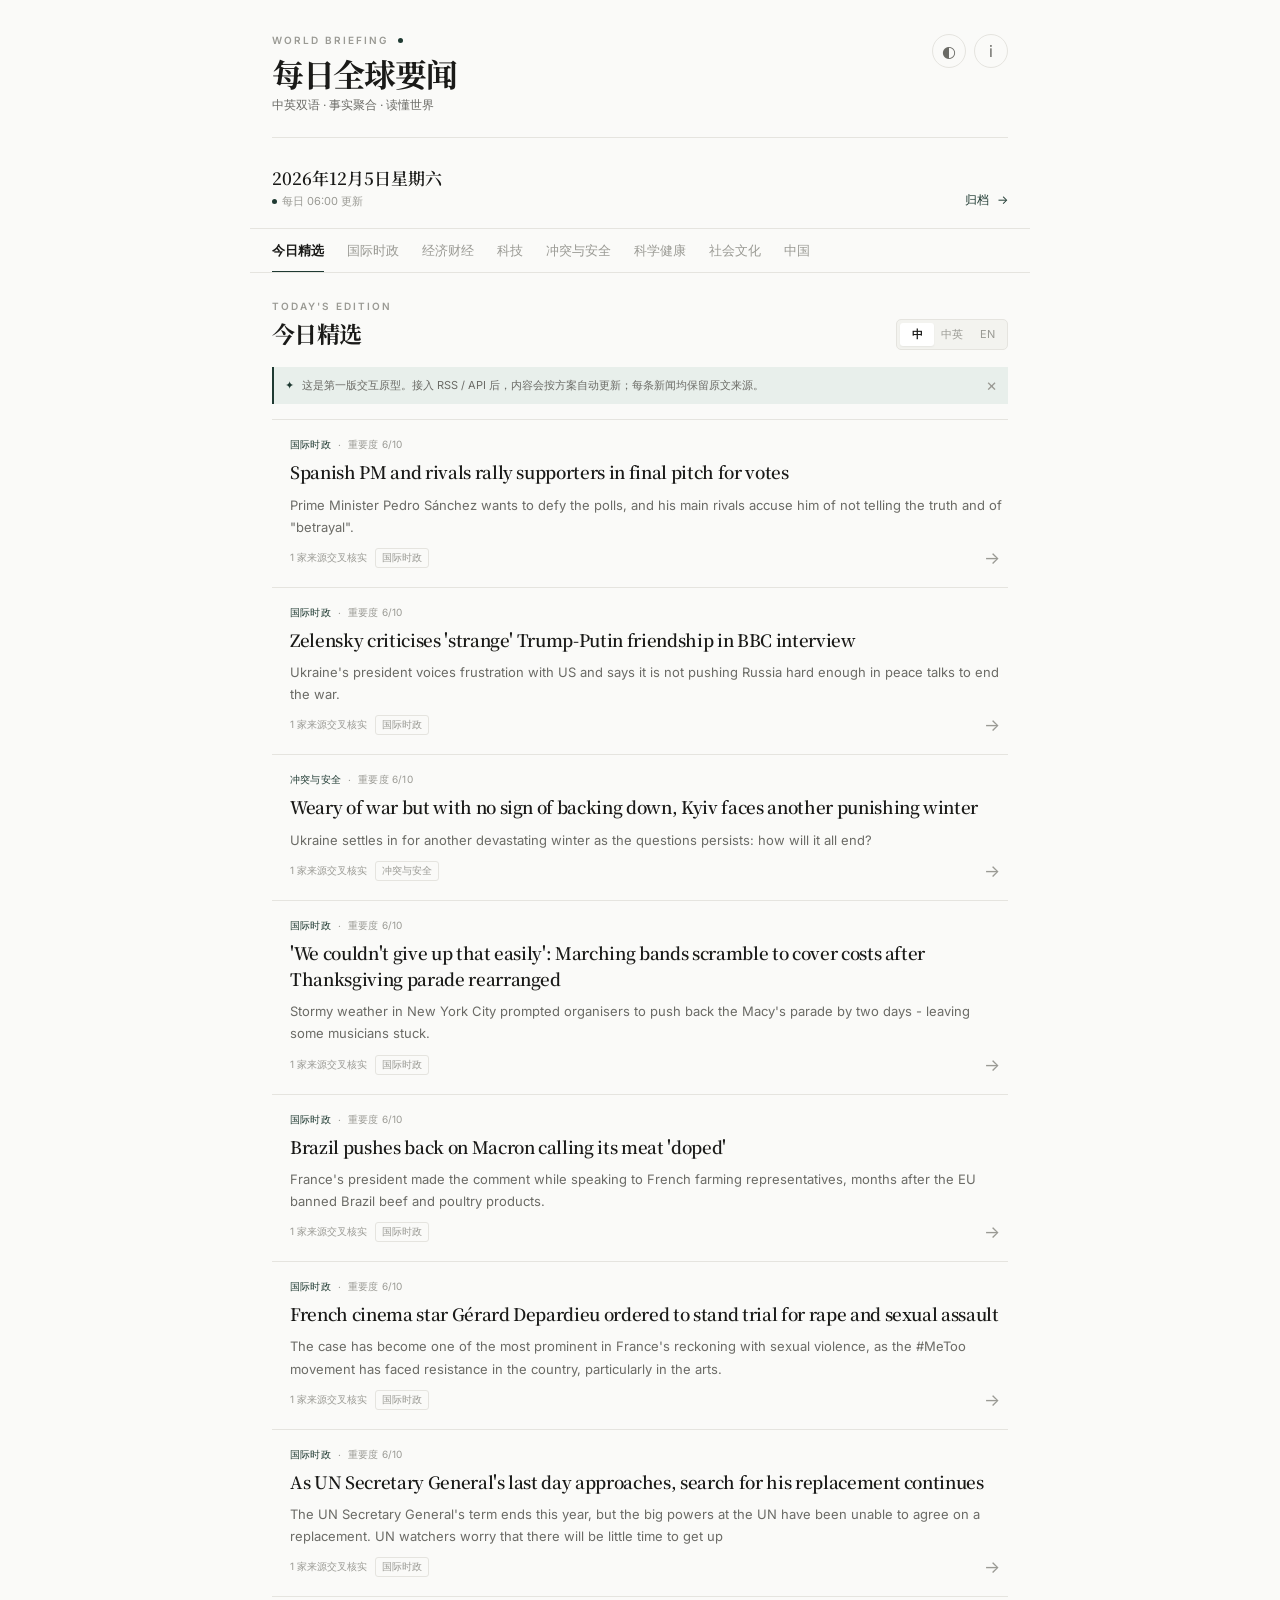
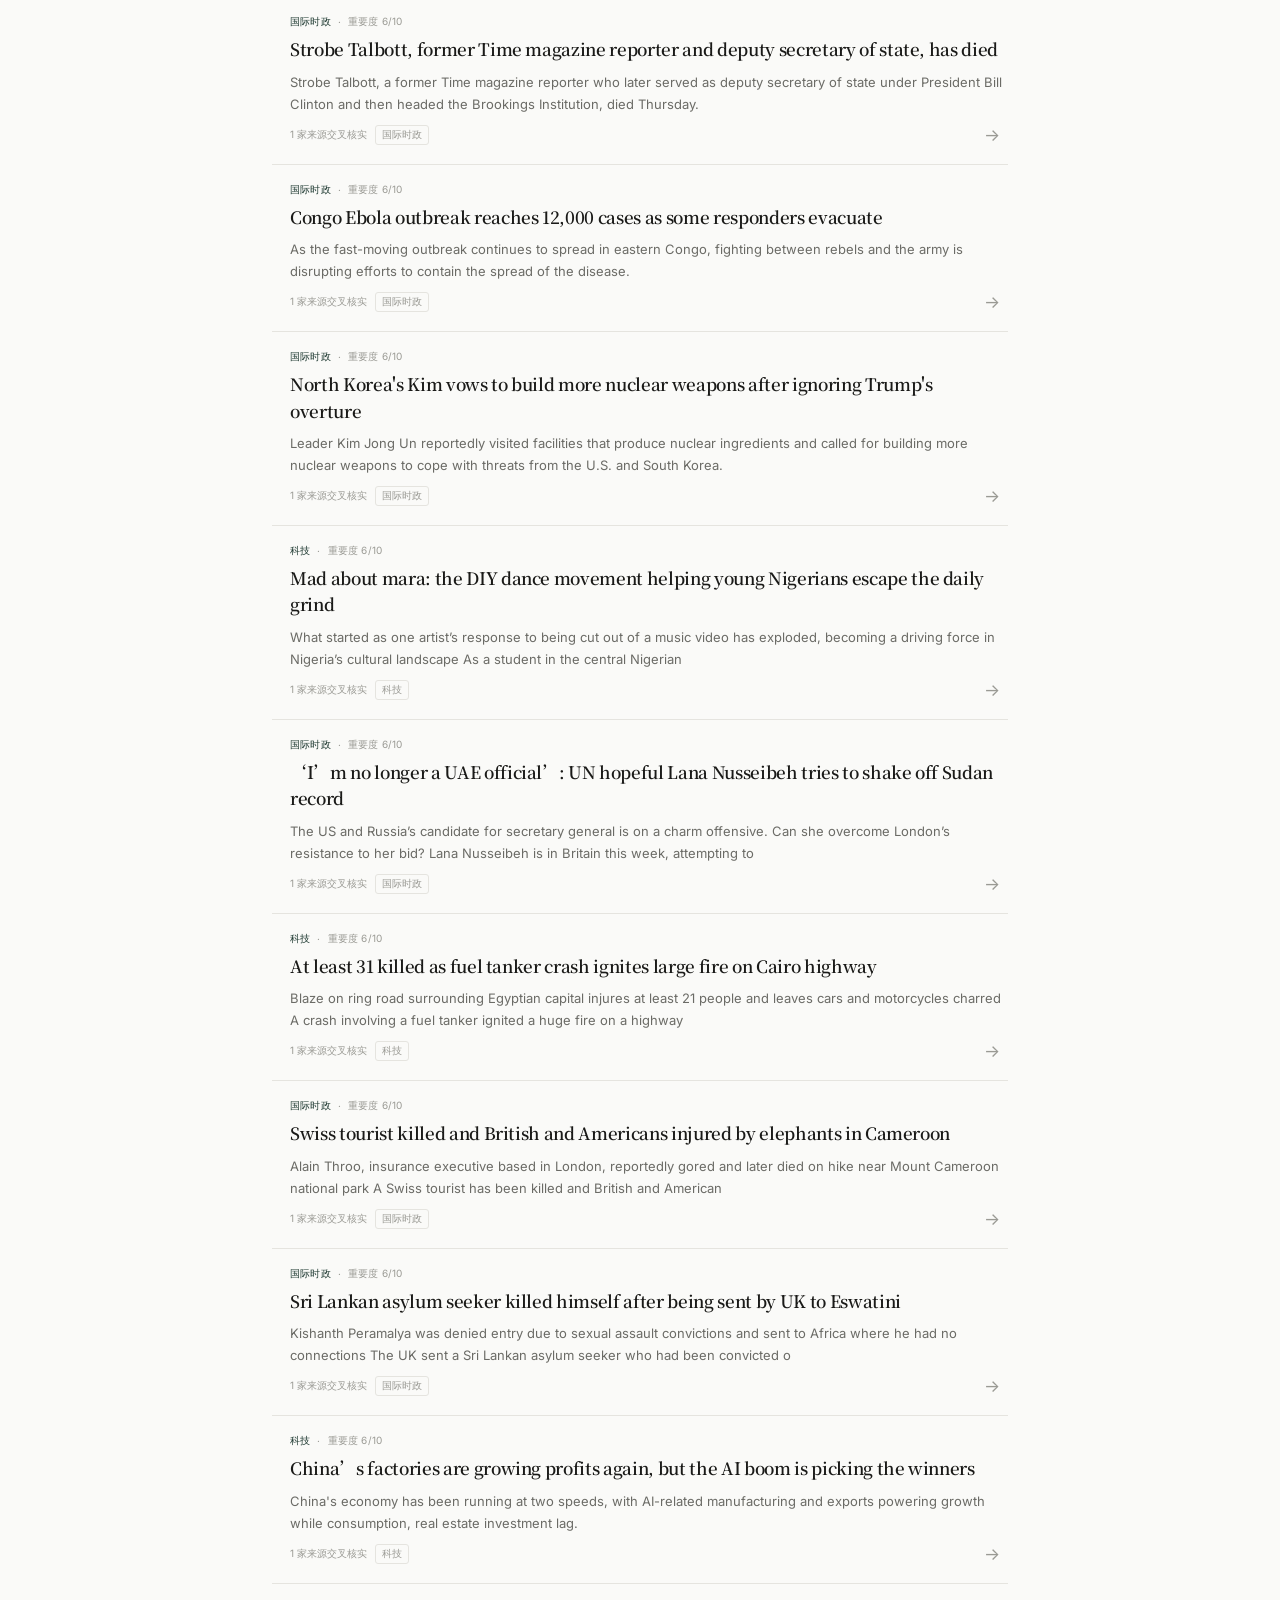
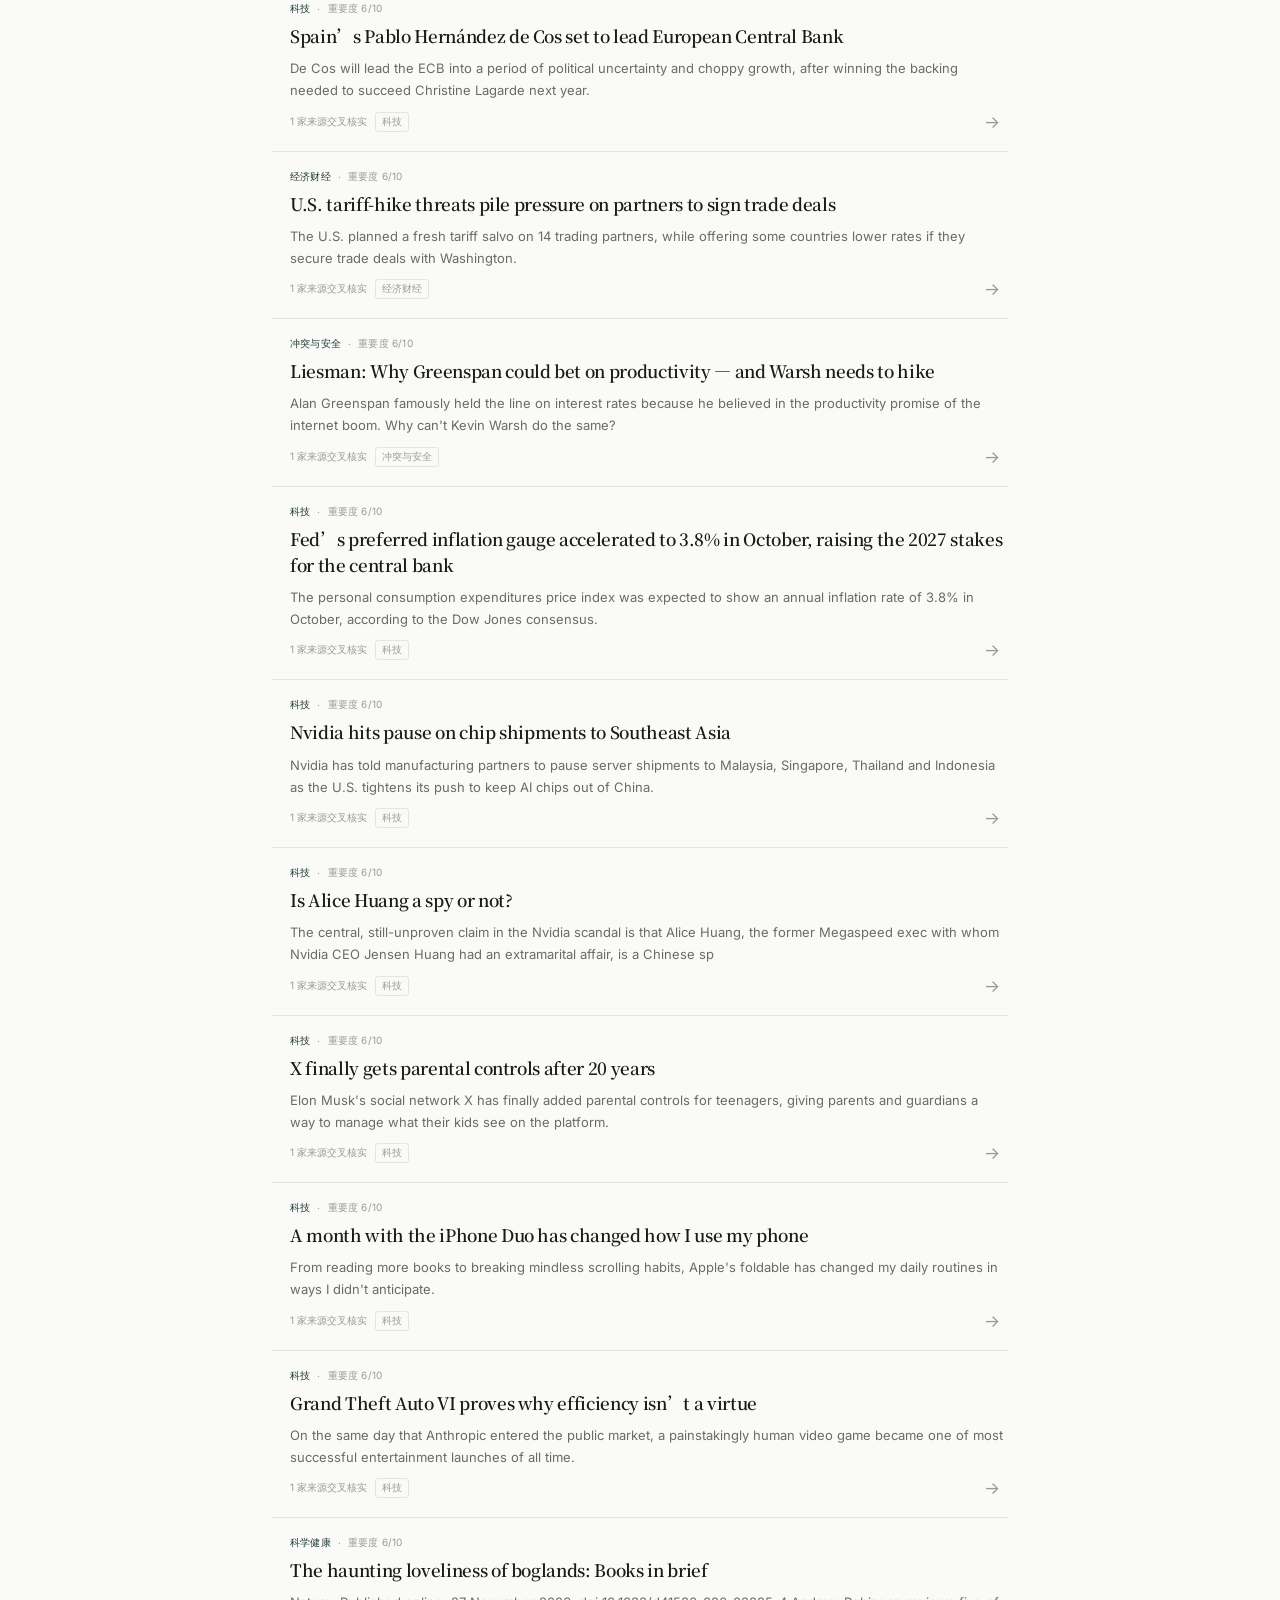
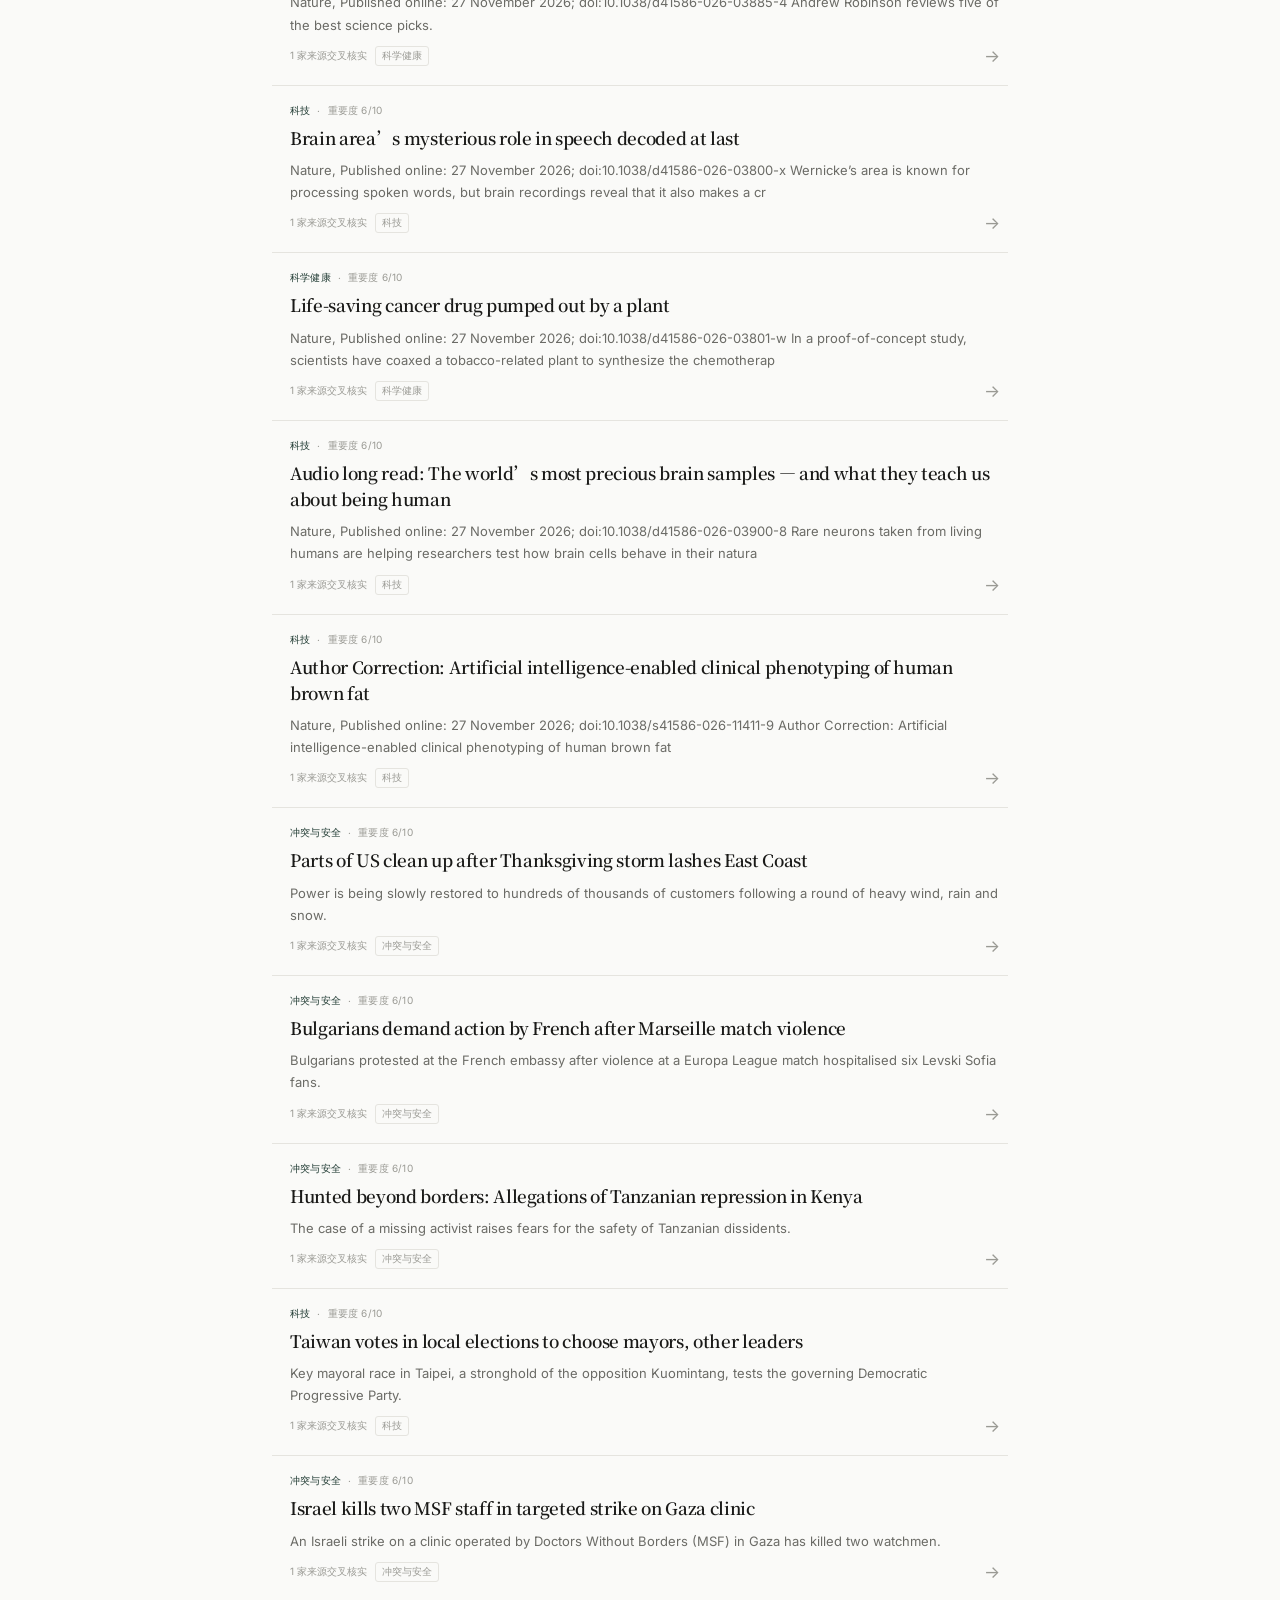
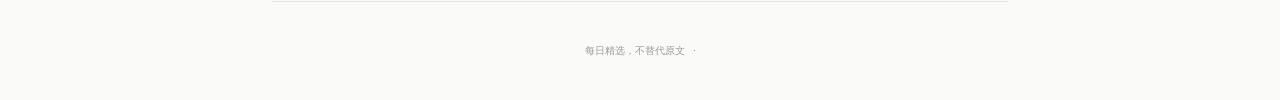
<file: index.html>
<!doctype html>
<html lang="zh-CN">
  <head>
    <meta charset="UTF-8" />
    <meta name="viewport" content="width=device-width, initial-scale=1, viewport-fit=cover" />
    <meta name="theme-color" content="#1f3a32" />
    <meta name="description" content="每日全球要闻，中英双语简报。" />
    <link rel="manifest" href="manifest.webmanifest" />
    <link rel="icon" href="data:image/svg+xml,%3Csvg xmlns='http://www.w3.org/2000/svg' viewBox='0 0 64 64'%3E%3Crect width='64' height='64' rx='14' fill='%231f3a32'/%3E%3Cpath d='M17 18h30v7H25v8h19v7H25v9h22v7H17z' fill='%23fafaf8'/%3E%3C/svg%3E" />
    <title>每日全球要闻</title>
    <link rel="preconnect" href="https://fonts.googleapis.com" />
    <link rel="preconnect" href="https://fonts.gstatic.com" crossorigin />
    <link href="https://fonts.googleapis.com/css2?family=Inter:wght@400;500;600&family=Noto+Serif+SC:wght@500;600;700&display=swap" rel="stylesheet" />
    <link rel="stylesheet" href="styles.css" />
  </head>
  <body>
    <div class="app-shell">
      <header class="topbar">
        <div>
          <p class="eyebrow">WORLD BRIEFING <span class="live-dot"></span></p>
          <h1>每日全球要闻</h1>
          <p class="subtitle">中英双语 · 事实聚合 · 读懂世界</p>
        </div>
        <div class="top-actions" aria-label="页面设置">
          <button class="icon-button" id="theme-toggle" type="button" aria-label="切换主题" title="切换主题">◐</button>
          <button class="icon-button" id="about-toggle" type="button" aria-label="关于本应用" title="关于本应用">i</button>
        </div>
      </header>

      <main>
        <section class="date-row">
          <div>
            <p class="date-label" id="today-label"></p>
            <p class="update-note"><span class="status-dot"></span>每日 06:00 更新</p>
          </div>
          <button class="archive-button" id="archive-toggle" type="button">归档 <span>→</span></button>
        </section>

        <section class="category-bar" aria-label="新闻分类">
          <div class="category-scroll" id="category-tabs"></div>
        </section>

        <section class="view-head">
          <div>
            <p class="section-kicker" id="view-kicker">TODAY'S EDITION</p>
            <h2 id="category-title">国际时政</h2>
          </div>
          <div class="language-switcher" role="group" aria-label="语言显示">
            <button class="language-button is-active" data-language="zh" type="button">中</button>
            <button class="language-button" data-language="bilingual" type="button">中英</button>
            <button class="language-button" data-language="en" type="button">EN</button>
          </div>
        </section>

        <div class="notice" id="demo-notice">
          <span class="notice-mark">✦</span>
          <span>这是第一版交互原型。接入 RSS / API 后，内容会按方案自动更新；每条新闻均保留原文来源。</span>
          <button id="notice-close" type="button" aria-label="关闭提示">×</button>
        </div>

        <section class="story-list" id="story-list" aria-live="polite"></section>

        <section class="empty-state is-hidden" id="empty-state">
          <div class="empty-icon">⌕</div>
          <h3>没有找到相关文章</h3>
          <p>试试切换分类，或在归档里搜索其他关键词。</p>
        </section>

        <section class="archive-panel is-hidden" id="archive-panel">
          <div class="archive-heading">
            <div>
              <p class="section-kicker">LOOK BACK</p>
              <h2>往期归档</h2>
            </div>
            <button class="text-button" id="archive-close" type="button">返回今日</button>
          </div>
          <label class="search-box">
            <span>⌕</span>
            <input id="archive-search" type="search" placeholder="搜索标题、主题或标签" />
          </label>
          <div class="archive-results" id="archive-results"></div>
        </section>
      </main>

      <footer class="footer">
        <span>每日精选，不替代原文</span>
        <span class="footer-separator">·</span>
        <button id="install-button" class="install-button is-hidden" type="button">添加到主屏幕</button>
      </footer>
    </div>

    <div class="modal-backdrop is-hidden" id="detail-modal" role="dialog" aria-modal="true" aria-labelledby="detail-title">
      <article class="detail-modal">
        <button class="modal-close" id="detail-close" type="button" aria-label="关闭详情">×</button>
        <div id="detail-content"></div>
      </article>
    </div>

    <div class="modal-backdrop is-hidden" id="about-modal" role="dialog" aria-modal="true" aria-labelledby="about-title">
      <article class="about-modal">
        <button class="modal-close" id="about-close" type="button" aria-label="关闭关于">×</button>
        <p class="section-kicker">ABOUT THE BRIEFING</p>
        <h2 id="about-title">把世界讲得清楚一点</h2>
        <p>每日全球要闻是一款面向手机阅读的中英双语新闻聚合工具。它把同一事件的多家报道合并为一条，用简洁的事实摘要帮助你快速建立全局感。</p>
        <div class="about-rule"></div>
        <p class="about-small">内容由 RSS 采集、去重聚类和模型摘要生成，每日自动更新。</p>
      </article>
    </div>

    <script src="app.js"></script>
  </body>
</html>
</file>
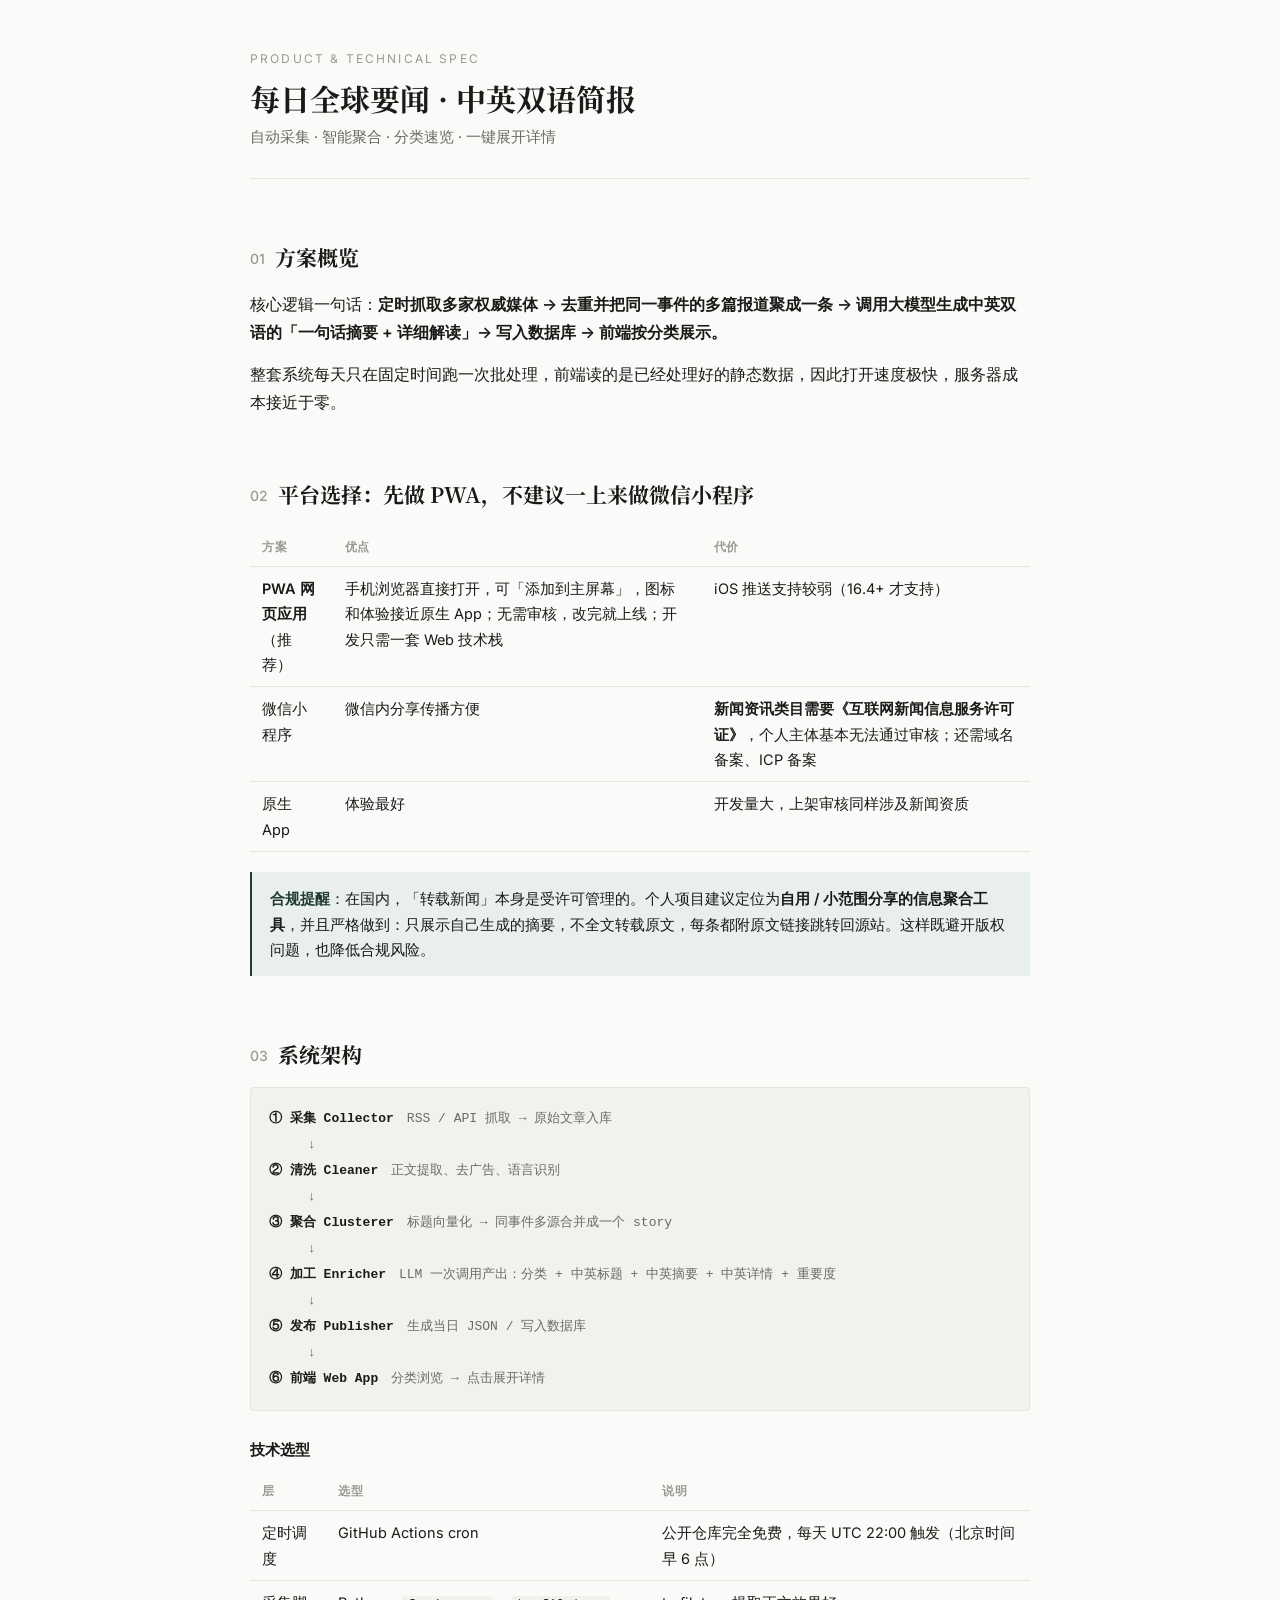
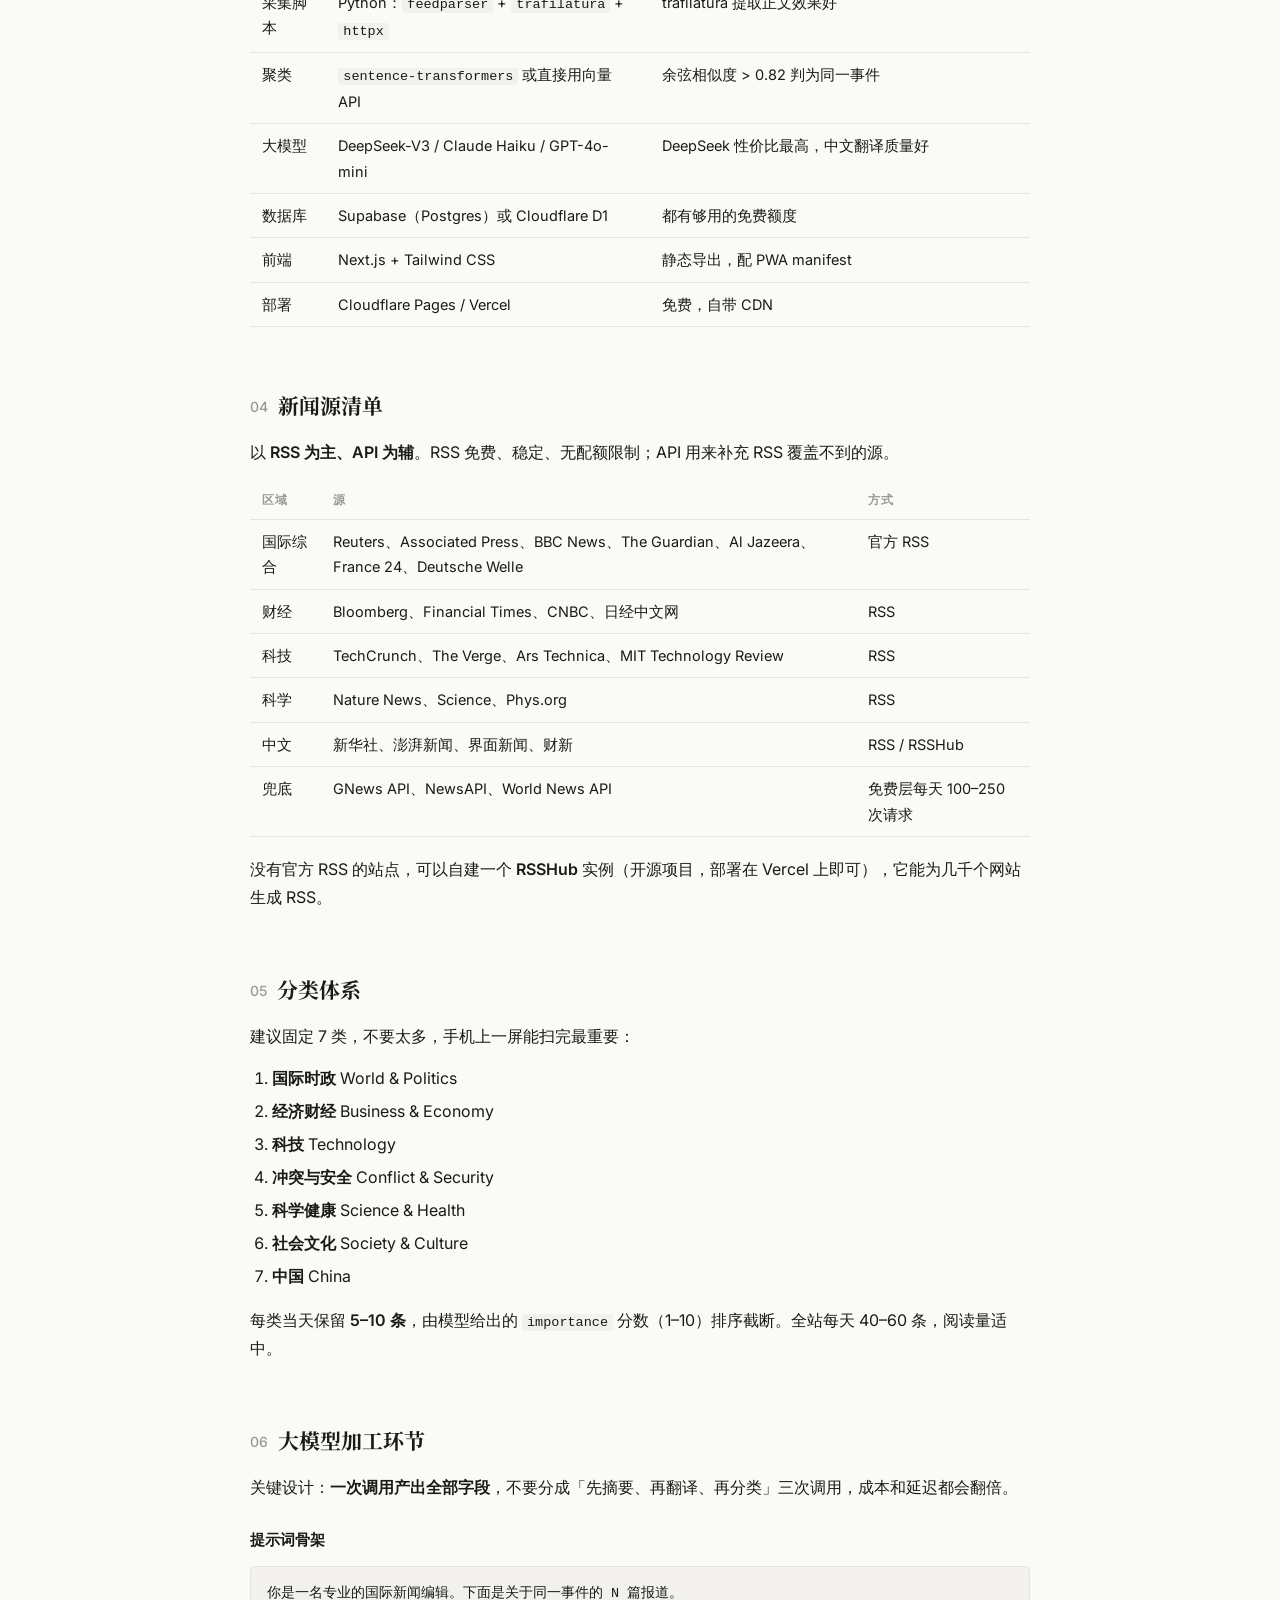
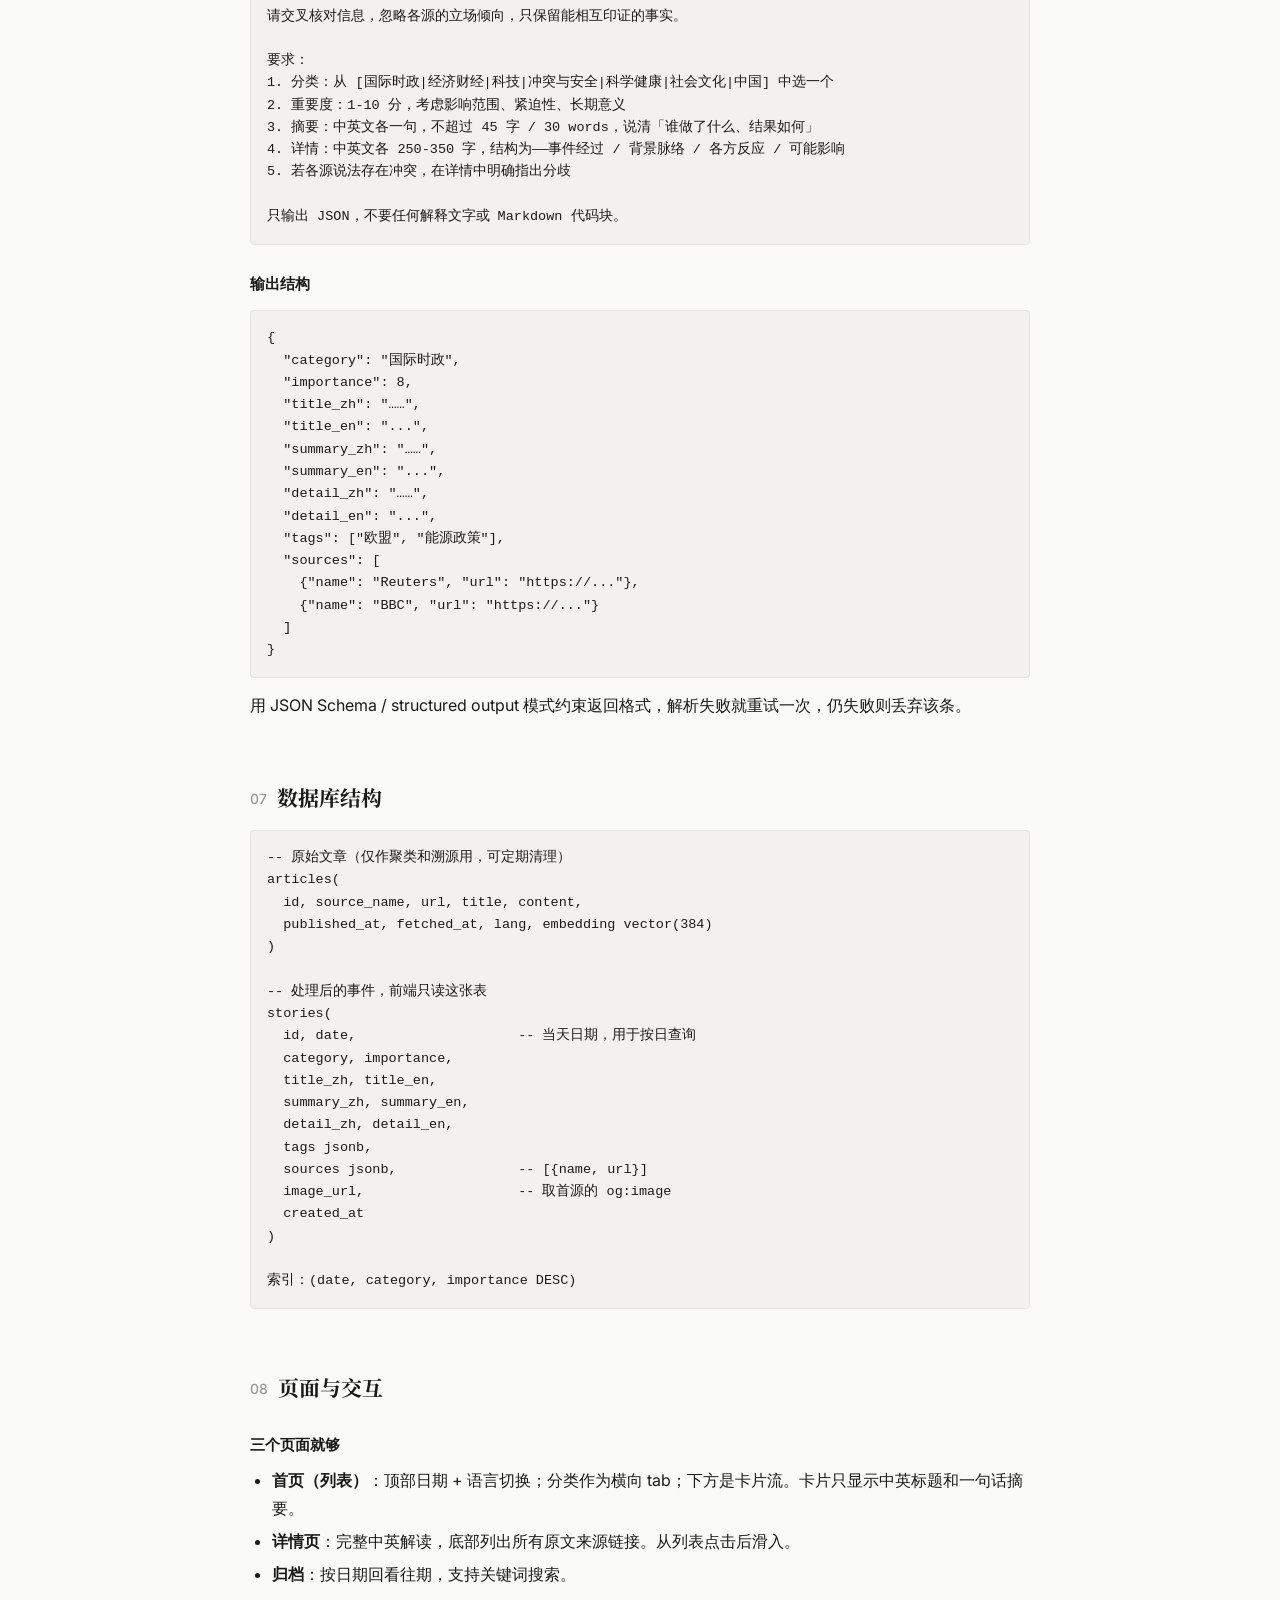
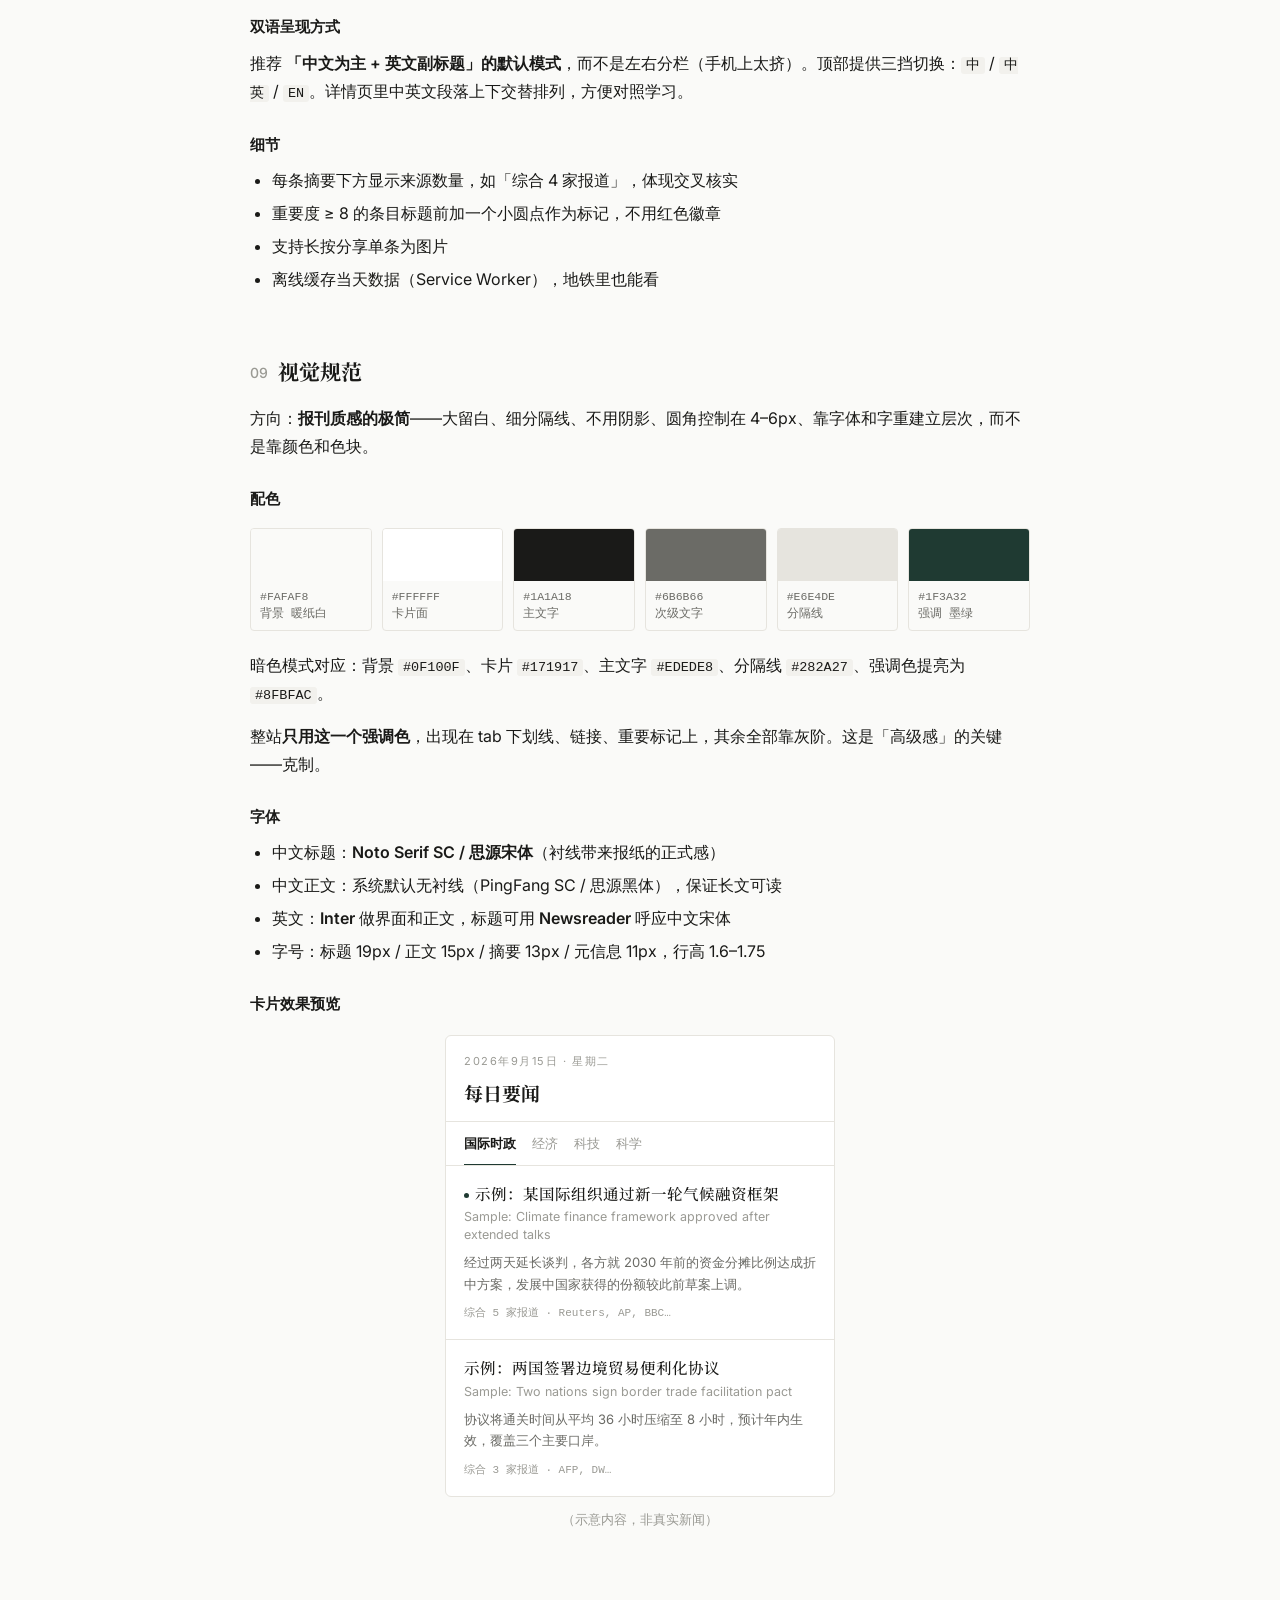
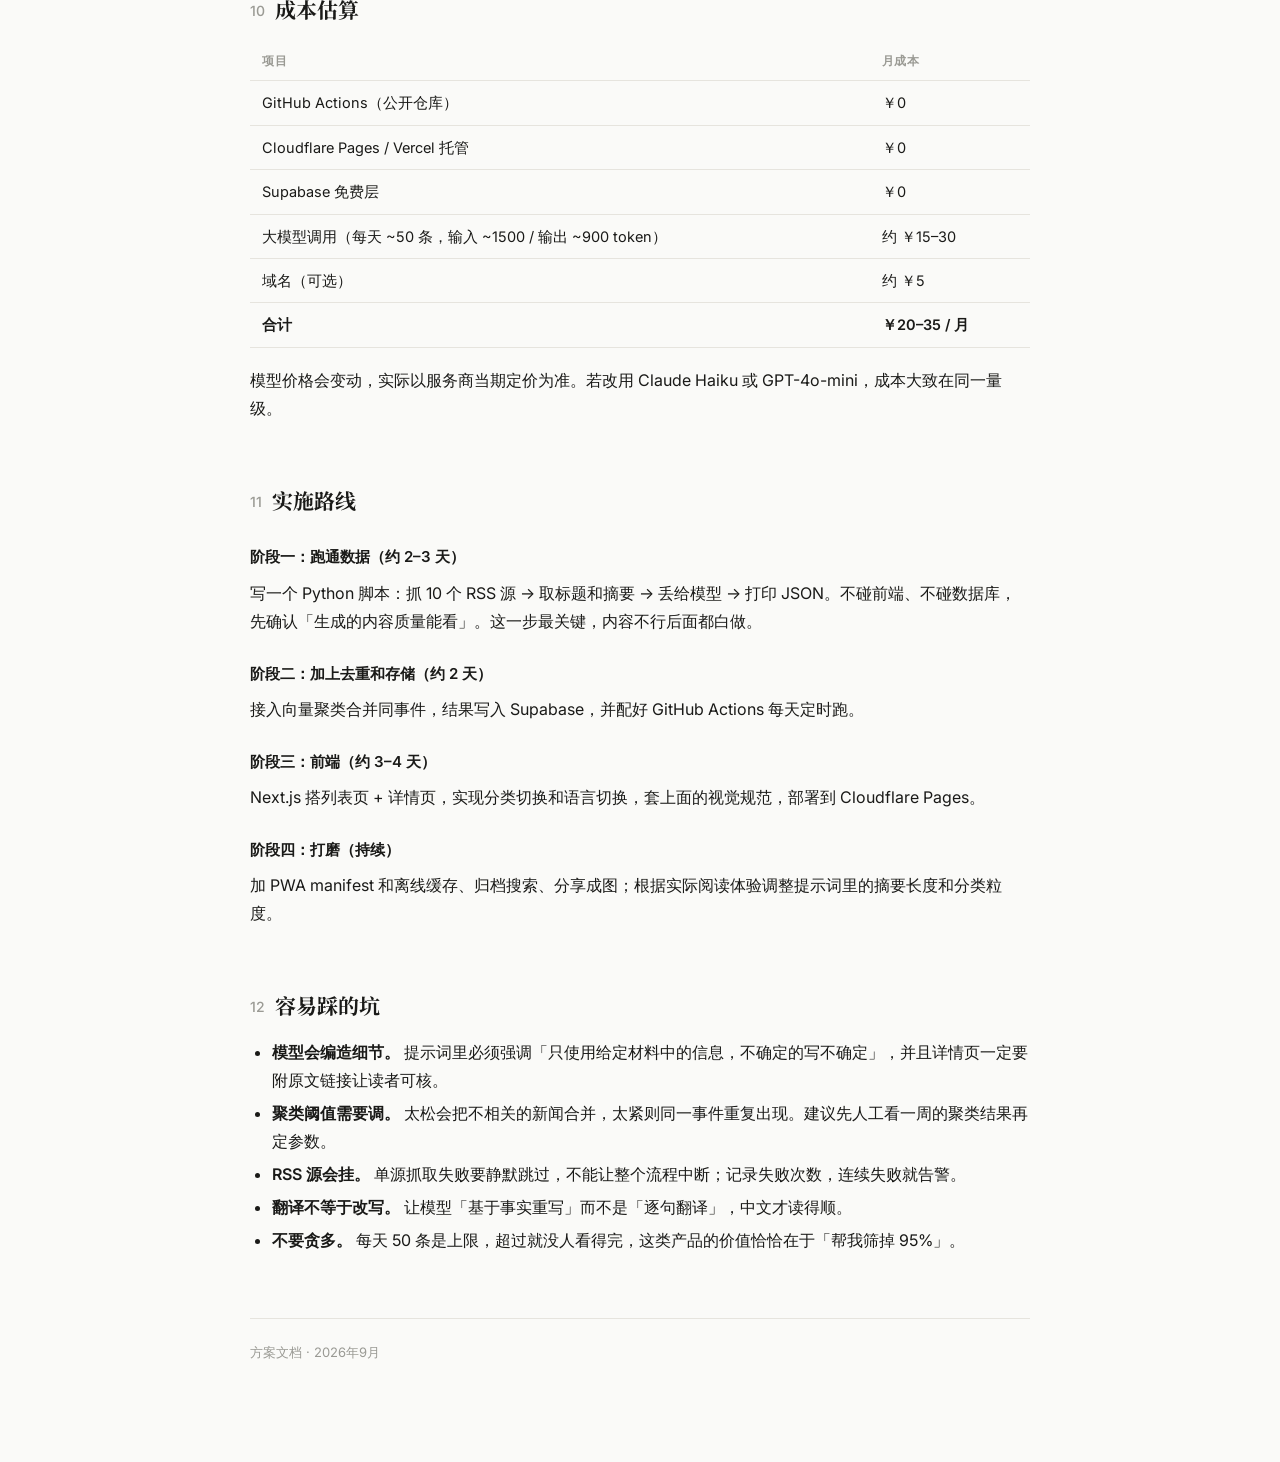
<file: news-app-plan.html>
<!DOCTYPE html>
<html lang="zh-CN">
<head>
<meta charset="UTF-8">
<meta name="viewport" content="width=device-width, initial-scale=1">
<title>每日全球要闻 · 产品与技术方案</title>
<link rel="preconnect" href="https://fonts.googleapis.com">
<link rel="preconnect" href="https://fonts.gstatic.com" crossorigin>
<link href="https://fonts.googleapis.com/css2?family=Inter:wght@400;500;600&family=Noto+Serif+SC:wght@500;700&display=swap" rel="stylesheet">
<style>
:root{
  --bg:#FAFAF8;
  --surface:#FFFFFF;
  --text:#1A1A18;
  --text-2:#6B6B66;
  --text-3:#9A9A94;
  --line:#E6E4DE;
  --accent:#1F3A32;
  --accent-soft:#E9EFEC;
  --code-bg:#F2F1ED;
}
:root:not([data-theme="light"]){
  @media (prefers-color-scheme: dark){
    --bg:#0F100F;
    --surface:#171917;
    --text:#EDEDE8;
    --text-2:#9C9C95;
    --text-3:#6E6E68;
    --line:#282A27;
    --accent:#8FBFAC;
    --accent-soft:#1B241F;
    --code-bg:#1C1E1B;
  }
}
@media (prefers-color-scheme: dark){
  :root:not([data-theme="light"]){
    --bg:#0F100F; --surface:#171917; --text:#EDEDE8; --text-2:#9C9C95;
    --text-3:#6E6E68; --line:#282A27; --accent:#8FBFAC; --accent-soft:#1B241F; --code-bg:#1C1E1B;
  }
}
:root[data-theme="dark"]{
  --bg:#0F100F; --surface:#171917; --text:#EDEDE8; --text-2:#9C9C95;
  --text-3:#6E6E68; --line:#282A27; --accent:#8FBFAC; --accent-soft:#1B241F; --code-bg:#1C1E1B;
}
*{box-sizing:border-box}
body{
  margin:0; background:var(--bg); color:var(--text);
  font-family:"Inter","PingFang SC","Microsoft YaHei",system-ui,sans-serif;
  font-size:16px; line-height:1.75; -webkit-font-smoothing:antialiased;
}
.wrap{max-width:820px;margin:0 auto;padding:48px 20px 96px}
header{border-bottom:1px solid var(--line);padding-bottom:28px;margin-bottom:40px}
.kicker{font-size:12px;letter-spacing:.18em;text-transform:uppercase;color:var(--text-3)}
h1{font-family:"Noto Serif SC",serif;font-weight:700;font-size:30px;line-height:1.3;margin:10px 0 6px}
.sub{color:var(--text-2);font-size:15px;margin:0}
h2{font-family:"Noto Serif SC",serif;font-weight:700;font-size:21px;margin:52px 0 14px;padding-top:8px}
h2 .num{color:var(--text-3);font-family:"Inter",sans-serif;font-weight:500;font-size:14px;margin-right:10px;vertical-align:2px}
h3{font-size:15px;font-weight:600;margin:26px 0 8px;color:var(--text)}
p{margin:0 0 14px}
ul,ol{margin:0 0 16px;padding-left:22px}
li{margin:5px 0}
strong{font-weight:600}
code{font-family:ui-monospace,SFMono-Regular,Menlo,monospace;font-size:13.5px;background:var(--code-bg);padding:1px 5px;border-radius:3px}
pre{background:var(--code-bg);border:1px solid var(--line);padding:16px;overflow-x:auto;font-size:13px;line-height:1.65;border-radius:4px}
pre code{background:none;padding:0}
.tablewrap{overflow-x:auto;margin:0 0 18px}
table{border-collapse:collapse;width:100%;font-size:14.5px;min-width:480px}
th,td{text-align:left;padding:9px 12px;border-bottom:1px solid var(--line);vertical-align:top}
th{font-weight:600;font-size:12px;letter-spacing:.06em;text-transform:uppercase;color:var(--text-3)}
.note{border-left:2px solid var(--accent);background:var(--accent-soft);padding:14px 18px;margin:20px 0;font-size:14.5px}
.note b{color:var(--accent)}
.flow{font-family:ui-monospace,monospace;font-size:13px;line-height:2;color:var(--text-2);background:var(--code-bg);border:1px solid var(--line);padding:18px;border-radius:4px;overflow-x:auto}
.flow b{color:var(--text);font-weight:600}
.swatches{display:flex;flex-wrap:wrap;gap:10px;margin:16px 0 20px}
.sw{flex:1 1 120px;min-width:110px;border:1px solid var(--line);border-radius:4px;overflow:hidden}
.sw .chip{height:52px}
.sw .lbl{padding:7px 9px;font-size:11.5px;line-height:1.5;color:var(--text-2);font-family:ui-monospace,monospace}
.mock{background:var(--surface);border:1px solid var(--line);border-radius:6px;padding:0;max-width:390px;margin:18px auto;overflow:hidden}
.mock .bar{padding:16px 18px 12px;border-bottom:1px solid var(--line)}
.mock .date{font-size:11px;letter-spacing:.14em;text-transform:uppercase;color:var(--text-3)}
.mock .mt{font-family:"Noto Serif SC",serif;font-size:19px;font-weight:700;margin-top:4px}
.mock .tabs{display:flex;gap:16px;padding:10px 18px 0;font-size:13px;color:var(--text-3);border-bottom:1px solid var(--line)}
.mock .tabs span{padding-bottom:9px}
.mock .tabs .on{color:var(--text);font-weight:600;border-bottom:1.5px solid var(--accent)}
.item{padding:16px 18px;border-bottom:1px solid var(--line)}
.item:last-child{border-bottom:none}
.item .zh{font-family:"Noto Serif SC",serif;font-size:15.5px;font-weight:500;line-height:1.5}
.item .en{font-size:12.5px;color:var(--text-3);margin-top:3px;line-height:1.45}
.item .sm{font-size:13px;color:var(--text-2);margin-top:8px;line-height:1.65}
.item .meta{font-size:11px;color:var(--text-3);margin-top:9px;font-family:ui-monospace,monospace}
.dot{display:inline-block;width:5px;height:5px;border-radius:50%;background:var(--accent);vertical-align:2px;margin-right:6px}
.cap{text-align:center;font-size:12.5px;color:var(--text-3);margin:-6px 0 24px}
footer{margin-top:64px;padding-top:22px;border-top:1px solid var(--line);font-size:13px;color:var(--text-3)}
@media(max-width:600px){.wrap{padding:32px 16px 72px}h1{font-size:25px}h2{font-size:19px}}
</style>
</head>
<body>
<div class="wrap">

<header>
  <div class="kicker">Product &amp; Technical Spec</div>
  <h1>每日全球要闻 · 中英双语简报</h1>
  <p class="sub">自动采集 · 智能聚合 · 分类速览 · 一键展开详情</p>
</header>

<h2><span class="num">01</span>方案概览</h2>
<p>核心逻辑一句话：<strong>定时抓取多家权威媒体 → 去重并把同一事件的多篇报道聚成一条 → 调用大模型生成中英双语的「一句话摘要 + 详细解读」→ 写入数据库 → 前端按分类展示。</strong></p>
<p>整套系统每天只在固定时间跑一次批处理，前端读的是已经处理好的静态数据，因此打开速度极快，服务器成本接近于零。</p>

<h2><span class="num">02</span>平台选择：先做 PWA，不建议一上来做微信小程序</h2>
<div class="tablewrap">
<table>
<tr><th>方案</th><th>优点</th><th>代价</th></tr>
<tr><td><strong>PWA 网页应用</strong><br>（推荐）</td><td>手机浏览器直接打开，可「添加到主屏幕」，图标和体验接近原生 App；无需审核，改完就上线；开发只需一套 Web 技术栈</td><td>iOS 推送支持较弱（16.4+ 才支持）</td></tr>
<tr><td>微信小程序</td><td>微信内分享传播方便</td><td><b>新闻资讯类目需要《互联网新闻信息服务许可证》</b>，个人主体基本无法通过审核；还需域名备案、ICP 备案</td></tr>
<tr><td>原生 App</td><td>体验最好</td><td>开发量大，上架审核同样涉及新闻资质</td></tr>
</table>
</div>
<div class="note"><b>合规提醒</b>：在国内，「转载新闻」本身是受许可管理的。个人项目建议定位为<strong>自用 / 小范围分享的信息聚合工具</strong>，并且严格做到：只展示自己生成的摘要，不全文转载原文，每条都附原文链接跳转回源站。这样既避开版权问题，也降低合规风险。</div>

<h2><span class="num">03</span>系统架构</h2>
<div class="flow">
<b>① 采集 Collector</b>　RSS / API 抓取 → 原始文章入库<br>
　　　↓<br>
<b>② 清洗 Cleaner</b>　正文提取、去广告、语言识别<br>
　　　↓<br>
<b>③ 聚合 Clusterer</b>　标题向量化 → 同事件多源合并成一个 story<br>
　　　↓<br>
<b>④ 加工 Enricher</b>　LLM 一次调用产出：分类 + 中英标题 + 中英摘要 + 中英详情 + 重要度<br>
　　　↓<br>
<b>⑤ 发布 Publisher</b>　生成当日 JSON / 写入数据库<br>
　　　↓<br>
<b>⑥ 前端 Web App</b>　分类浏览 → 点击展开详情
</div>

<h3>技术选型</h3>
<div class="tablewrap">
<table>
<tr><th>层</th><th>选型</th><th>说明</th></tr>
<tr><td>定时调度</td><td>GitHub Actions cron</td><td>公开仓库完全免费，每天 UTC 22:00 触发（北京时间早 6 点）</td></tr>
<tr><td>采集脚本</td><td>Python：<code>feedparser</code> + <code>trafilatura</code> + <code>httpx</code></td><td>trafilatura 提取正文效果好</td></tr>
<tr><td>聚类</td><td><code>sentence-transformers</code> 或直接用向量 API</td><td>余弦相似度 &gt; 0.82 判为同一事件</td></tr>
<tr><td>大模型</td><td>DeepSeek-V3 / Claude Haiku / GPT-4o-mini</td><td>DeepSeek 性价比最高，中文翻译质量好</td></tr>
<tr><td>数据库</td><td>Supabase（Postgres）或 Cloudflare D1</td><td>都有够用的免费额度</td></tr>
<tr><td>前端</td><td>Next.js + Tailwind CSS</td><td>静态导出，配 PWA manifest</td></tr>
<tr><td>部署</td><td>Cloudflare Pages / Vercel</td><td>免费，自带 CDN</td></tr>
</table>
</div>

<h2><span class="num">04</span>新闻源清单</h2>
<p>以 <strong>RSS 为主、API 为辅</strong>。RSS 免费、稳定、无配额限制；API 用来补充 RSS 覆盖不到的源。</p>
<div class="tablewrap">
<table>
<tr><th>区域</th><th>源</th><th>方式</th></tr>
<tr><td>国际综合</td><td>Reuters、Associated Press、BBC News、The Guardian、Al Jazeera、France 24、Deutsche Welle</td><td>官方 RSS</td></tr>
<tr><td>财经</td><td>Bloomberg、Financial Times、CNBC、日经中文网</td><td>RSS</td></tr>
<tr><td>科技</td><td>TechCrunch、The Verge、Ars Technica、MIT Technology Review</td><td>RSS</td></tr>
<tr><td>科学</td><td>Nature News、Science、Phys.org</td><td>RSS</td></tr>
<tr><td>中文</td><td>新华社、澎湃新闻、界面新闻、财新</td><td>RSS / RSSHub</td></tr>
<tr><td>兜底</td><td>GNews API、NewsAPI、World News API</td><td>免费层每天 100–250 次请求</td></tr>
</table>
</div>
<p>没有官方 RSS 的站点，可以自建一个 <strong>RSSHub</strong> 实例（开源项目，部署在 Vercel 上即可），它能为几千个网站生成 RSS。</p>

<h2><span class="num">05</span>分类体系</h2>
<p>建议固定 7 类，不要太多，手机上一屏能扫完最重要：</p>
<ol>
<li><strong>国际时政</strong> World &amp; Politics</li>
<li><strong>经济财经</strong> Business &amp; Economy</li>
<li><strong>科技</strong> Technology</li>
<li><strong>冲突与安全</strong> Conflict &amp; Security</li>
<li><strong>科学健康</strong> Science &amp; Health</li>
<li><strong>社会文化</strong> Society &amp; Culture</li>
<li><strong>中国</strong> China</li>
</ol>
<p>每类当天保留 <strong>5–10 条</strong>，由模型给出的 <code>importance</code> 分数（1–10）排序截断。全站每天 40–60 条，阅读量适中。</p>

<h2><span class="num">06</span>大模型加工环节</h2>
<p>关键设计：<strong>一次调用产出全部字段</strong>，不要分成「先摘要、再翻译、再分类」三次调用，成本和延迟都会翻倍。</p>

<h3>提示词骨架</h3>
<pre><code>你是一名专业的国际新闻编辑。下面是关于同一事件的 N 篇报道。
请交叉核对信息，忽略各源的立场倾向，只保留能相互印证的事实。

要求：
1. 分类：从 [国际时政|经济财经|科技|冲突与安全|科学健康|社会文化|中国] 中选一个
2. 重要度：1-10 分，考虑影响范围、紧迫性、长期意义
3. 摘要：中英文各一句，不超过 45 字 / 30 words，说清「谁做了什么、结果如何」
4. 详情：中英文各 250-350 字，结构为——事件经过 / 背景脉络 / 各方反应 / 可能影响
5. 若各源说法存在冲突，在详情中明确指出分歧

只输出 JSON，不要任何解释文字或 Markdown 代码块。</code></pre>

<h3>输出结构</h3>
<pre><code>{
  "category": "国际时政",
  "importance": 8,
  "title_zh": "……",
  "title_en": "...",
  "summary_zh": "……",
  "summary_en": "...",
  "detail_zh": "……",
  "detail_en": "...",
  "tags": ["欧盟", "能源政策"],
  "sources": [
    {"name": "Reuters", "url": "https://..."},
    {"name": "BBC", "url": "https://..."}
  ]
}</code></pre>
<p>用 JSON Schema / structured output 模式约束返回格式，解析失败就重试一次，仍失败则丢弃该条。</p>

<h2><span class="num">07</span>数据库结构</h2>
<pre><code>-- 原始文章（仅作聚类和溯源用，可定期清理）
articles(
  id, source_name, url, title, content,
  published_at, fetched_at, lang, embedding vector(384)
)

-- 处理后的事件，前端只读这张表
stories(
  id, date,                    -- 当天日期，用于按日查询
  category, importance,
  title_zh, title_en,
  summary_zh, summary_en,
  detail_zh, detail_en,
  tags jsonb,
  sources jsonb,               -- [{name, url}]
  image_url,                   -- 取首源的 og:image
  created_at
)

索引：(date, category, importance DESC)</code></pre>

<h2><span class="num">08</span>页面与交互</h2>
<h3>三个页面就够</h3>
<ul>
<li><strong>首页（列表）</strong>：顶部日期 + 语言切换；分类作为横向 tab；下方是卡片流。卡片只显示中英标题和一句话摘要。</li>
<li><strong>详情页</strong>：完整中英解读，底部列出所有原文来源链接。从列表点击后滑入。</li>
<li><strong>归档</strong>：按日期回看往期，支持关键词搜索。</li>
</ul>
<h3>双语呈现方式</h3>
<p>推荐 <strong>「中文为主 + 英文副标题」的默认模式</strong>，而不是左右分栏（手机上太挤）。顶部提供三挡切换：<code>中</code> / <code>中英</code> / <code>EN</code>。详情页里中英文段落上下交替排列，方便对照学习。</p>
<h3>细节</h3>
<ul>
<li>每条摘要下方显示来源数量，如「综合 4 家报道」，体现交叉核实</li>
<li>重要度 ≥ 8 的条目标题前加一个小圆点作为标记，不用红色徽章</li>
<li>支持长按分享单条为图片</li>
<li>离线缓存当天数据（Service Worker），地铁里也能看</li>
</ul>

<h2><span class="num">09</span>视觉规范</h2>
<p>方向：<strong>报刊质感的极简</strong>——大留白、细分隔线、不用阴影、圆角控制在 4–6px、靠字体和字重建立层次，而不是靠颜色和色块。</p>

<h3>配色</h3>
<div class="swatches">
  <div class="sw"><div class="chip" style="background:#FAFAF8"></div><div class="lbl">#FAFAF8<br>背景 暖纸白</div></div>
  <div class="sw"><div class="chip" style="background:#FFFFFF"></div><div class="lbl">#FFFFFF<br>卡片面</div></div>
  <div class="sw"><div class="chip" style="background:#1A1A18"></div><div class="lbl">#1A1A18<br>主文字</div></div>
  <div class="sw"><div class="chip" style="background:#6B6B66"></div><div class="lbl">#6B6B66<br>次级文字</div></div>
  <div class="sw"><div class="chip" style="background:#E6E4DE"></div><div class="lbl">#E6E4DE<br>分隔线</div></div>
  <div class="sw"><div class="chip" style="background:#1F3A32"></div><div class="lbl">#1F3A32<br>强调 墨绿</div></div>
</div>
<p>暗色模式对应：背景 <code>#0F100F</code>、卡片 <code>#171917</code>、主文字 <code>#EDEDE8</code>、分隔线 <code>#282A27</code>、强调色提亮为 <code>#8FBFAC</code>。</p>
<p>整站<strong>只用这一个强调色</strong>，出现在 tab 下划线、链接、重要标记上，其余全部靠灰阶。这是「高级感」的关键——克制。</p>

<h3>字体</h3>
<ul>
<li>中文标题：<strong>Noto Serif SC / 思源宋体</strong>（衬线带来报纸的正式感）</li>
<li>中文正文：系统默认无衬线（PingFang SC / 思源黑体），保证长文可读</li>
<li>英文：<strong>Inter</strong> 做界面和正文，标题可用 <strong>Newsreader</strong> 呼应中文宋体</li>
<li>字号：标题 19px / 正文 15px / 摘要 13px / 元信息 11px，行高 1.6–1.75</li>
</ul>

<h3>卡片效果预览</h3>
<div class="mock">
  <div class="bar">
    <div class="date">2026年9月15日 · 星期二</div>
    <div class="mt">每日要闻</div>
  </div>
  <div class="tabs"><span class="on">国际时政</span><span>经济</span><span>科技</span><span>科学</span></div>
  <div class="item">
    <div class="zh"><span class="dot"></span>示例：某国际组织通过新一轮气候融资框架</div>
    <div class="en">Sample: Climate finance framework approved after extended talks</div>
    <div class="sm">经过两天延长谈判，各方就 2030 年前的资金分摊比例达成折中方案，发展中国家获得的份额较此前草案上调。</div>
    <div class="meta">综合 5 家报道 · Reuters, AP, BBC…</div>
  </div>
  <div class="item">
    <div class="zh">示例：两国签署边境贸易便利化协议</div>
    <div class="en">Sample: Two nations sign border trade facilitation pact</div>
    <div class="sm">协议将通关时间从平均 36 小时压缩至 8 小时，预计年内生效，覆盖三个主要口岸。</div>
    <div class="meta">综合 3 家报道 · AFP, DW…</div>
  </div>
</div>
<p class="cap">（示意内容，非真实新闻）</p>

<h2><span class="num">10</span>成本估算</h2>
<div class="tablewrap">
<table>
<tr><th>项目</th><th>月成本</th></tr>
<tr><td>GitHub Actions（公开仓库）</td><td>￥0</td></tr>
<tr><td>Cloudflare Pages / Vercel 托管</td><td>￥0</td></tr>
<tr><td>Supabase 免费层</td><td>￥0</td></tr>
<tr><td>大模型调用（每天 ~50 条，输入 ~1500 / 输出 ~900 token）</td><td>约 ￥15–30</td></tr>
<tr><td>域名（可选）</td><td>约 ￥5</td></tr>
<tr><td><strong>合计</strong></td><td><strong>￥20–35 / 月</strong></td></tr>
</table>
</div>
<p>模型价格会变动，实际以服务商当期定价为准。若改用 Claude Haiku 或 GPT-4o-mini，成本大致在同一量级。</p>

<h2><span class="num">11</span>实施路线</h2>
<h3>阶段一：跑通数据（约 2–3 天）</h3>
<p>写一个 Python 脚本：抓 10 个 RSS 源 → 取标题和摘要 → 丢给模型 → 打印 JSON。不碰前端、不碰数据库，先确认「生成的内容质量能看」。这一步最关键，内容不行后面都白做。</p>

<h3>阶段二：加上去重和存储（约 2 天）</h3>
<p>接入向量聚类合并同事件，结果写入 Supabase，并配好 GitHub Actions 每天定时跑。</p>

<h3>阶段三：前端（约 3–4 天）</h3>
<p>Next.js 搭列表页 + 详情页，实现分类切换和语言切换，套上面的视觉规范，部署到 Cloudflare Pages。</p>

<h3>阶段四：打磨（持续）</h3>
<p>加 PWA manifest 和离线缓存、归档搜索、分享成图；根据实际阅读体验调整提示词里的摘要长度和分类粒度。</p>

<h2><span class="num">12</span>容易踩的坑</h2>
<ul>
<li><strong>模型会编造细节。</strong> 提示词里必须强调「只使用给定材料中的信息，不确定的写不确定」，并且详情页一定要附原文链接让读者可核。</li>
<li><strong>聚类阈值需要调。</strong> 太松会把不相关的新闻合并，太紧则同一事件重复出现。建议先人工看一周的聚类结果再定参数。</li>
<li><strong>RSS 源会挂。</strong> 单源抓取失败要静默跳过，不能让整个流程中断；记录失败次数，连续失败就告警。</li>
<li><strong>翻译不等于改写。</strong> 让模型「基于事实重写」而不是「逐句翻译」，中文才读得顺。</li>
<li><strong>不要贪多。</strong> 每天 50 条是上限，超过就没人看得完，这类产品的价值恰恰在于「帮我筛掉 95%」。</li>
</ul>

<footer>方案文档 · 2026年9月</footer>

</div>
</body>
</html>
</file>
<file: styles.css>
:root {
  color-scheme: light;
  --bg: #fafaf8;
  --surface: #ffffff;
  --surface-muted: #f3f3ef;
  --text: #1a1a18;
  --muted: #6b6b66;
  --soft: #9a9a94;
  --line: #e5e4df;
  --accent: #1f3a32;
  --accent-soft: #e8efeb;
  --shadow: 0 18px 60px rgba(26, 30, 25, .13);
}

:root[data-theme="dark"] {
  color-scheme: dark;
  --bg: #0f100f;
  --surface: #171917;
  --surface-muted: #1d201d;
  --text: #edede8;
  --muted: #a0a098;
  --soft: #70716b;
  --line: #2a2c29;
  --accent: #9bc9b2;
  --accent-soft: #1b2a22;
  --shadow: 0 18px 60px rgba(0, 0, 0, .36);
}

* { box-sizing: border-box; }
html { min-width: 320px; background: var(--bg); }
body {
  margin: 0;
  background: var(--bg);
  color: var(--text);
  font-family: Inter, "PingFang SC", "Microsoft YaHei", system-ui, sans-serif;
  -webkit-font-smoothing: antialiased;
}
button, input { font: inherit; }
button { color: inherit; }
.app-shell { width: min(100%, 780px); margin: 0 auto; padding: 28px 22px 42px; }
.topbar { display: flex; justify-content: space-between; align-items: flex-start; padding: 6px 0 23px; border-bottom: 1px solid var(--line); }
.eyebrow, .section-kicker { margin: 0; color: var(--soft); font-size: 10px; letter-spacing: .2em; font-weight: 600; }
.live-dot { display: inline-block; width: 5px; height: 5px; margin: 0 0 1px 5px; border-radius: 50%; background: var(--accent); }
h1, h2, h3, p { margin-top: 0; }
h1 { margin: 7px 0 2px; font-family: "Noto Serif SC", serif; font-size: clamp(26px, 5vw, 32px); line-height: 1.3; letter-spacing: -.04em; }
.subtitle { margin: 0; color: var(--muted); font-size: 12px; }
.top-actions { display: flex; gap: 8px; }
.icon-button, .modal-close { width: 34px; height: 34px; border: 1px solid var(--line); border-radius: 50%; background: transparent; cursor: pointer; color: var(--muted); transition: .2s ease; }
.icon-button:hover, .modal-close:hover { color: var(--text); border-color: var(--accent); background: var(--accent-soft); }
.date-row { display: flex; align-items: flex-end; justify-content: space-between; padding: 27px 0 19px; }
.date-label { margin: 0 0 4px; font-family: "Noto Serif SC", serif; font-size: 17px; font-weight: 600; }
.update-note { margin: 0; color: var(--soft); font-size: 11px; }
.status-dot { display: inline-block; width: 5px; height: 5px; margin: 0 5px 1px 0; border-radius: 50%; background: var(--accent); }
.archive-button, .text-button, .install-button { border: 0; padding: 0; background: none; color: var(--accent); cursor: pointer; font-size: 12px; }
.archive-button span { display: inline-block; margin-left: 5px; transition: transform .2s; }
.archive-button:hover span { transform: translateX(3px); }
.category-bar { margin: 0 -22px; border-bottom: 1px solid var(--line); border-top: 1px solid var(--line); overflow: hidden; }
.category-scroll { display: flex; gap: 23px; padding: 0 22px; overflow-x: auto; scrollbar-width: none; }
.category-scroll::-webkit-scrollbar { display: none; }
.category-button { position: relative; flex: 0 0 auto; padding: 13px 0 12px; border: 0; background: none; color: var(--soft); cursor: pointer; font-size: 13px; white-space: nowrap; }
.category-button::after { position: absolute; right: 0; bottom: -1px; left: 0; height: 2px; background: var(--accent); content: ""; opacity: 0; transform: scaleX(.3); transition: .2s ease; }
.category-button:hover, .category-button.is-active { color: var(--text); }
.category-button.is-active { font-weight: 600; }
.category-button.is-active::after { opacity: 1; transform: scaleX(1); }
.view-head { display: flex; align-items: flex-end; justify-content: space-between; padding: 27px 0 17px; }
.view-head h2, .archive-heading h2 { margin: 5px 0 0; font-family: "Noto Serif SC", serif; font-size: 23px; letter-spacing: -.03em; }
.language-switcher { display: flex; gap: 1px; padding: 3px; border: 1px solid var(--line); border-radius: 5px; background: var(--surface-muted); }
.language-button { min-width: 34px; padding: 4px 6px; border: 0; border-radius: 3px; background: transparent; color: var(--soft); cursor: pointer; font-size: 11px; }
.language-button.is-active { background: var(--surface); color: var(--text); box-shadow: 0 1px 2px rgba(0,0,0,.06); font-weight: 600; }
.notice { display: flex; align-items: flex-start; gap: 8px; margin: 0 0 15px; padding: 10px 11px; border-left: 2px solid var(--accent); background: var(--accent-soft); color: var(--muted); font-size: 11px; line-height: 1.6; }
.notice-mark { color: var(--accent); }
.notice button { flex: 0 0 auto; margin-left: auto; border: 0; padding: 0 0 0 6px; background: none; color: var(--soft); cursor: pointer; font-size: 17px; line-height: 1; }
.story-list { border-top: 1px solid var(--line); }
.story-card { position: relative; padding: 18px 4px 19px 18px; border-bottom: 1px solid var(--line); cursor: pointer; transition: background .2s ease; }
.story-card:hover { background: var(--surface-muted); }
.story-card.is-important::before { position: absolute; top: 25px; left: 3px; width: 5px; height: 5px; border-radius: 50%; background: var(--accent); content: ""; }
.story-meta { display: flex; align-items: center; gap: 7px; margin-bottom: 7px; color: var(--soft); font-size: 10px; letter-spacing: .02em; }
.category-label { color: var(--accent); }
.story-card h3 { margin: 0; font-family: "Noto Serif SC", serif; font-size: 17px; font-weight: 600; line-height: 1.55; letter-spacing: -.02em; }
.story-en-title { display: none; margin: 3px 0 0; color: var(--soft); font-size: 12px; line-height: 1.5; }
.story-summary { margin: 8px 0 0; color: var(--muted); font-size: 13px; line-height: 1.7; }
.story-en-summary { display: none; margin: 6px 0 0; color: var(--soft); font-size: 12px; line-height: 1.6; }
.story-footer { display: flex; align-items: center; gap: 8px; margin-top: 10px; color: var(--soft); font-size: 10px; }
.tag { padding: 2px 6px; border: 1px solid var(--line); border-radius: 3px; }
.story-arrow { margin-left: auto; padding-right: 4px; color: var(--soft); font-size: 17px; transition: transform .2s; }
.story-card:hover .story-arrow { transform: translateX(3px); color: var(--accent); }
.empty-state { padding: 70px 20px; text-align: center; }
.empty-icon { color: var(--soft); font-size: 34px; }
.empty-state h3 { margin: 8px 0; font-family: "Noto Serif SC", serif; }
.empty-state p { margin: 0; color: var(--muted); font-size: 13px; }
.archive-panel { padding-top: 27px; }
.archive-heading { display: flex; align-items: flex-end; justify-content: space-between; padding-bottom: 18px; }
.search-box { display: flex; align-items: center; gap: 8px; padding: 9px 12px; border: 1px solid var(--line); border-radius: 4px; background: var(--surface); color: var(--soft); }
.search-box input { width: 100%; border: 0; outline: 0; background: transparent; color: var(--text); font-size: 13px; }
.archive-results { margin-top: 18px; border-top: 1px solid var(--line); }
.archive-result { display: flex; align-items: center; justify-content: space-between; padding: 15px 2px; border-bottom: 1px solid var(--line); cursor: pointer; }
.archive-result-date { color: var(--soft); font-size: 10px; }
.archive-result h3 { margin: 3px 0 0; font-family: "Noto Serif SC", serif; font-size: 15px; }
.archive-result-arrow { color: var(--soft); }
.footer { display: flex; justify-content: center; gap: 8px; margin-top: 42px; color: var(--soft); font-size: 10px; }
.install-button { font-size: 10px; }
.detail-modal, .about-modal { position: relative; width: min(100%, 660px); max-height: min(88vh, 850px); overflow-y: auto; padding: 31px clamp(22px, 5vw, 44px) 38px; border: 1px solid var(--line); border-radius: 7px; background: var(--surface); box-shadow: var(--shadow); }
.modal-backdrop { position: fixed; z-index: 10; inset: 0; display: grid; place-items: center; padding: 18px; background: rgba(12, 16, 13, .58); backdrop-filter: blur(5px); }
.modal-backdrop.is-hidden, .is-hidden { display: none; }
.modal-close { position: absolute; top: 16px; right: 16px; border: 0; }
.detail-modal .story-meta { margin-top: 6px; }
.detail-modal h2 { max-width: 550px; margin: 13px 0 5px; font-family: "Noto Serif SC", serif; font-size: clamp(22px, 5vw, 30px); line-height: 1.45; letter-spacing: -.04em; }
.detail-en-title { margin: 0 0 23px; color: var(--soft); font-size: 13px; line-height: 1.6; }
.detail-lead { margin: 0 0 24px; padding-left: 14px; border-left: 2px solid var(--accent); color: var(--text); font-family: "Noto Serif SC", serif; font-size: 16px; line-height: 1.8; }
.detail-section { margin-top: 22px; }
.detail-section h3 { margin-bottom: 6px; color: var(--accent); font-size: 10px; letter-spacing: .14em; }
.detail-section p { margin: 0; color: var(--muted); font-size: 14px; line-height: 1.85; }
.detail-en { margin-top: 9px !important; color: var(--soft) !important; font-size: 12px !important; }
.source-list { display: flex; flex-wrap: wrap; gap: 8px; margin-top: 9px; }
.source-list a { padding: 5px 8px; border: 1px solid var(--line); border-radius: 3px; color: var(--accent); font-size: 11px; text-decoration: none; }
.source-list a:hover { background: var(--accent-soft); }
.about-modal h2 { margin: 8px 0 14px; font-family: "Noto Serif SC", serif; font-size: 25px; }
.about-modal > p:not(.section-kicker) { color: var(--muted); font-size: 14px; line-height: 1.9; }
.about-rule { width: 45px; height: 2px; margin: 26px 0 18px; background: var(--accent); }
.about-modal .about-small { color: var(--soft); font-size: 12px; }

body[data-language="bilingual"] .story-en-title, body[data-language="bilingual"] .story-en-summary { display: block; }
body[data-language="en"] .story-card h3, body[data-language="en"] .story-summary { display: none; }
body[data-language="en"] .story-en-title, body[data-language="en"] .story-en-summary { display: block; }

@media (max-width: 560px) {
  .app-shell { padding: 20px 16px 32px; }
  .category-bar { margin: 0 -16px; }
  .category-scroll { padding: 0 16px; gap: 20px; }
  .date-row { padding-top: 23px; }
  .view-head { align-items: flex-start; gap: 14px; flex-direction: column; }
  .story-card h3 { font-size: 16px; }
  .modal-backdrop { padding: 0; align-items: end; }
  .detail-modal, .about-modal { max-height: 91vh; border-radius: 9px 9px 0 0; }
}
</file>
